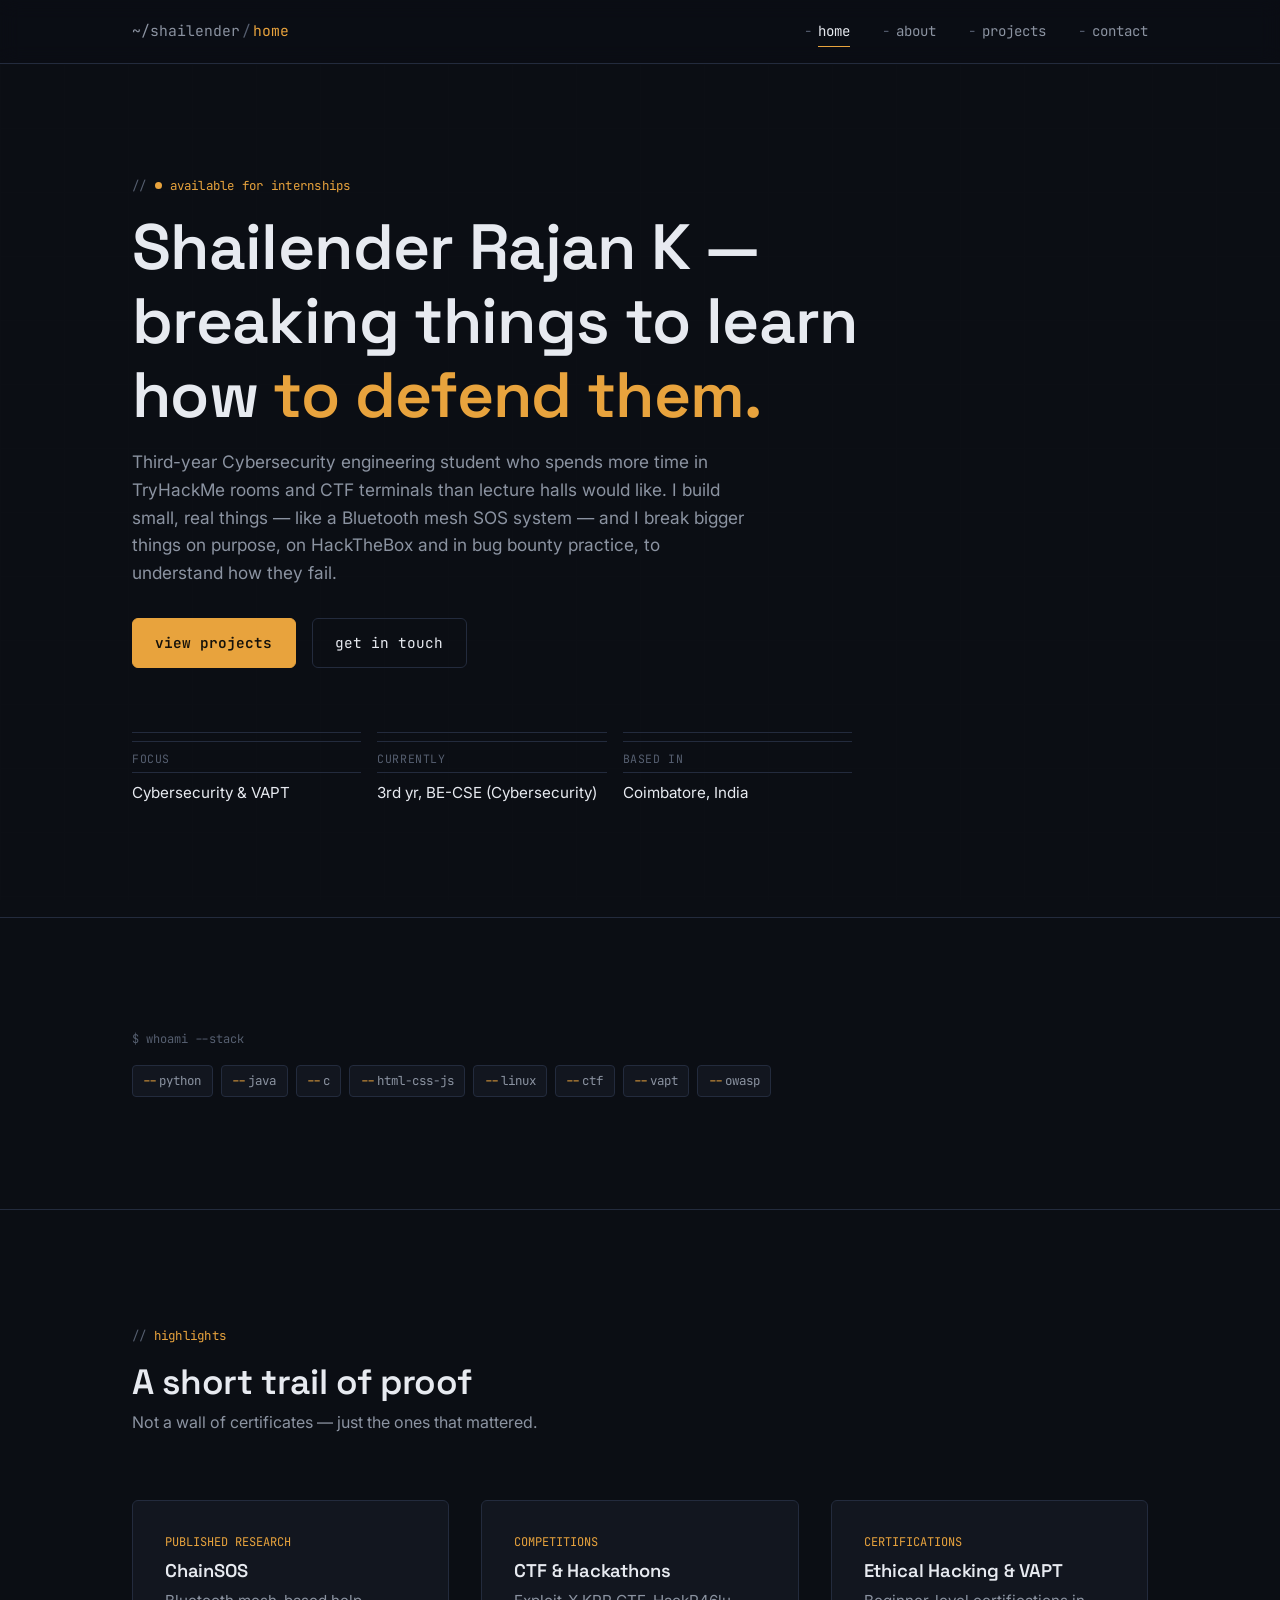
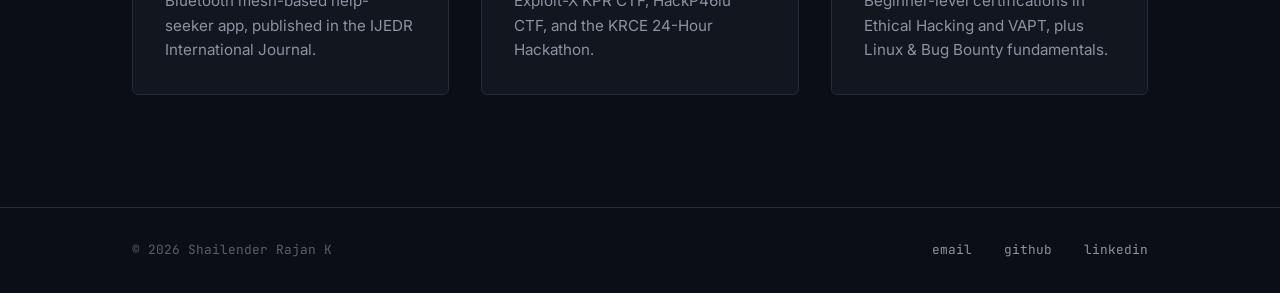
<file: index.html>
<!DOCTYPE html>
<html lang="en">
<head>
<meta charset="UTF-8">
<meta name="viewport" content="width=device-width, initial-scale=1.0">
<title>Shailender Rajan K — Cybersecurity Enthusiast</title>
<meta name="description" content="Portfolio of Shailender Rajan K, a cybersecurity student specializing in CTFs, ethical hacking, and secure application development.">

<!-- Fonts -->
<link rel="preconnect" href="https://fonts.googleapis.com">
<link rel="preconnect" href="https://fonts.gstatic.com" crossorigin>
<link href="https://fonts.googleapis.com/css2?family=Space+Grotesk:wght@500;600;700&family=Inter:wght@400;500;600&family=JetBrains+Mono:wght@400;500&display=swap" rel="stylesheet">

<link rel="stylesheet" href="style.css">
</head>
<body>

<!-- ============================================================
     NAVIGATION — edit nav links here if you add/rename pages.
     The "segment-current" span shows which page you're on.
     ============================================================ -->
<header class="site-nav">
  <div class="nav-inner">
    <div class="nav-path">
      <span>~/shailender</span><span class="sep">/</span><span class="segment-current">home</span>
    </div>
    <button class="nav-toggle" aria-label="Toggle menu" aria-expanded="false">=</button>
    <nav class="nav-links">
      <a href="index.html" aria-current="page">home</a>
      <a href="about.html">about</a>
      <a href="projects.html">projects</a>
      <a href="contact.html">contact</a>
    </nav>
  </div>
</header>

<main>

  <!-- ============================================================
       HERO — EDIT YOUR NAME / TITLE / PITCH HERE
       ============================================================ -->
  <section class="hero">
    <div class="wrap">
      <span class="eyebrow"><span class="status-dot"></span>available for internships</span>

      <h1 class="reveal">
        Shailender Rajan K —<br>
        breaking things to learn how <span class="accent-word">to defend them.</span>
      </h1>

      <p class="lede reveal">
        Third-year Cybersecurity engineering student who spends more time in TryHackMe
        rooms and CTF terminals than lecture halls would like. I build small, real things —
        like a Bluetooth mesh SOS system — and I break bigger things on purpose, on
        HackTheBox and in bug bounty practice, to understand how they fail.
      </p>

      <div class="btn-row reveal">
        <a href="projects.html" class="btn btn-primary">view projects</a>
        <a href="contact.html" class="btn btn-ghost">get in touch</a>
      </div>

      <div class="hero-meta reveal-group">
        <div class="reveal">
          <div class="label">Focus</div>
          <div class="value">Cybersecurity &amp; VAPT</div>
        </div>
        <div class="reveal">
          <div class="label">Currently</div>
          <div class="value">3rd yr, BE-CSE (Cybersecurity)</div>
        </div>
        <div class="reveal">
          <div class="label">Based in</div>
          <div class="value">Coimbatore, India</div>
        </div>
      </div>
    </div>
  </section>

  <!-- ============================================================
       SKILLS STRIP — EDIT YOUR STACK / TOOLS HERE
       Each tag is one skill. Add or remove <span class="tag"> lines.
       ============================================================ -->
  <section>
    <div class="wrap">
      <span class="divider-label reveal">$ whoami --stack</span>
      <div class="tag-row reveal-group">
        <span class="tag reveal">python</span>
        <span class="tag reveal">java</span>
        <span class="tag reveal">c</span>
        <span class="tag reveal">html-css-js</span>
        <span class="tag reveal">linux</span>
        <span class="tag reveal">ctf</span>
        <span class="tag reveal">vapt</span>
        <span class="tag reveal">owasp</span>
      </div>
    </div>
  </section>

  <!-- ============================================================
       QUICK HIGHLIGHTS — pulled from certifications/competitions.
       EDIT: swap these three cards for your top achievements.
       ============================================================ -->
  <section>
    <div class="wrap">
      <div class="section-head reveal">
        <span class="eyebrow">highlights</span>
        <h2>A short trail of proof</h2>
        <p>Not a wall of certificates — just the ones that mattered.</p>
      </div>

      <div class="grid-3 reveal-group">
        <div class="card reveal">
          <div class="card-meta">PUBLISHED RESEARCH</div>
          <h3>ChainSOS</h3>
          <p>Bluetooth mesh-based help-seeker app, published in the IJEDR International Journal.</p>
        </div>
        <div class="card reveal">
          <div class="card-meta">COMPETITIONS</div>
          <h3>CTF &amp; Hackathons</h3>
          <p>Exploit-X KPR CTF, HackP46lu CTF, and the KRCE 24-Hour Hackathon.</p>
        </div>
        <div class="card reveal">
          <div class="card-meta">CERTIFICATIONS</div>
          <h3>Ethical Hacking &amp; VAPT</h3>
          <p>Beginner-level certifications in Ethical Hacking and VAPT, plus Linux &amp; Bug Bounty fundamentals.</p>
        </div>
      </div>
    </div>
  </section>

</main>

<!-- ============================================================
     FOOTER — EDIT YOUR LINKS HERE (same on every page)
     ============================================================ -->
<footer class="site-footer">
  <div class="footer-inner">
    <span>&copy; <span id="year"></span> Shailender Rajan K</span>
    <div class="footer-links">
      <a href="mailto:shailenderrajank@gmail.com">email</a>
      <a href="https://github.com/iamshailenderr" target="_blank" rel="noopener">github</a>
      <a href="https://www.linkedin.com/in/shailender-rajan-kadhir-b52030244" target="_blank" rel="noopener">linkedin</a>
    </div>
  </div>
</footer>

<script src="script.js"></script>
<script>document.getElementById("year").textContent = new Date().getFullYear();</script>
</body>
</html>
</file>
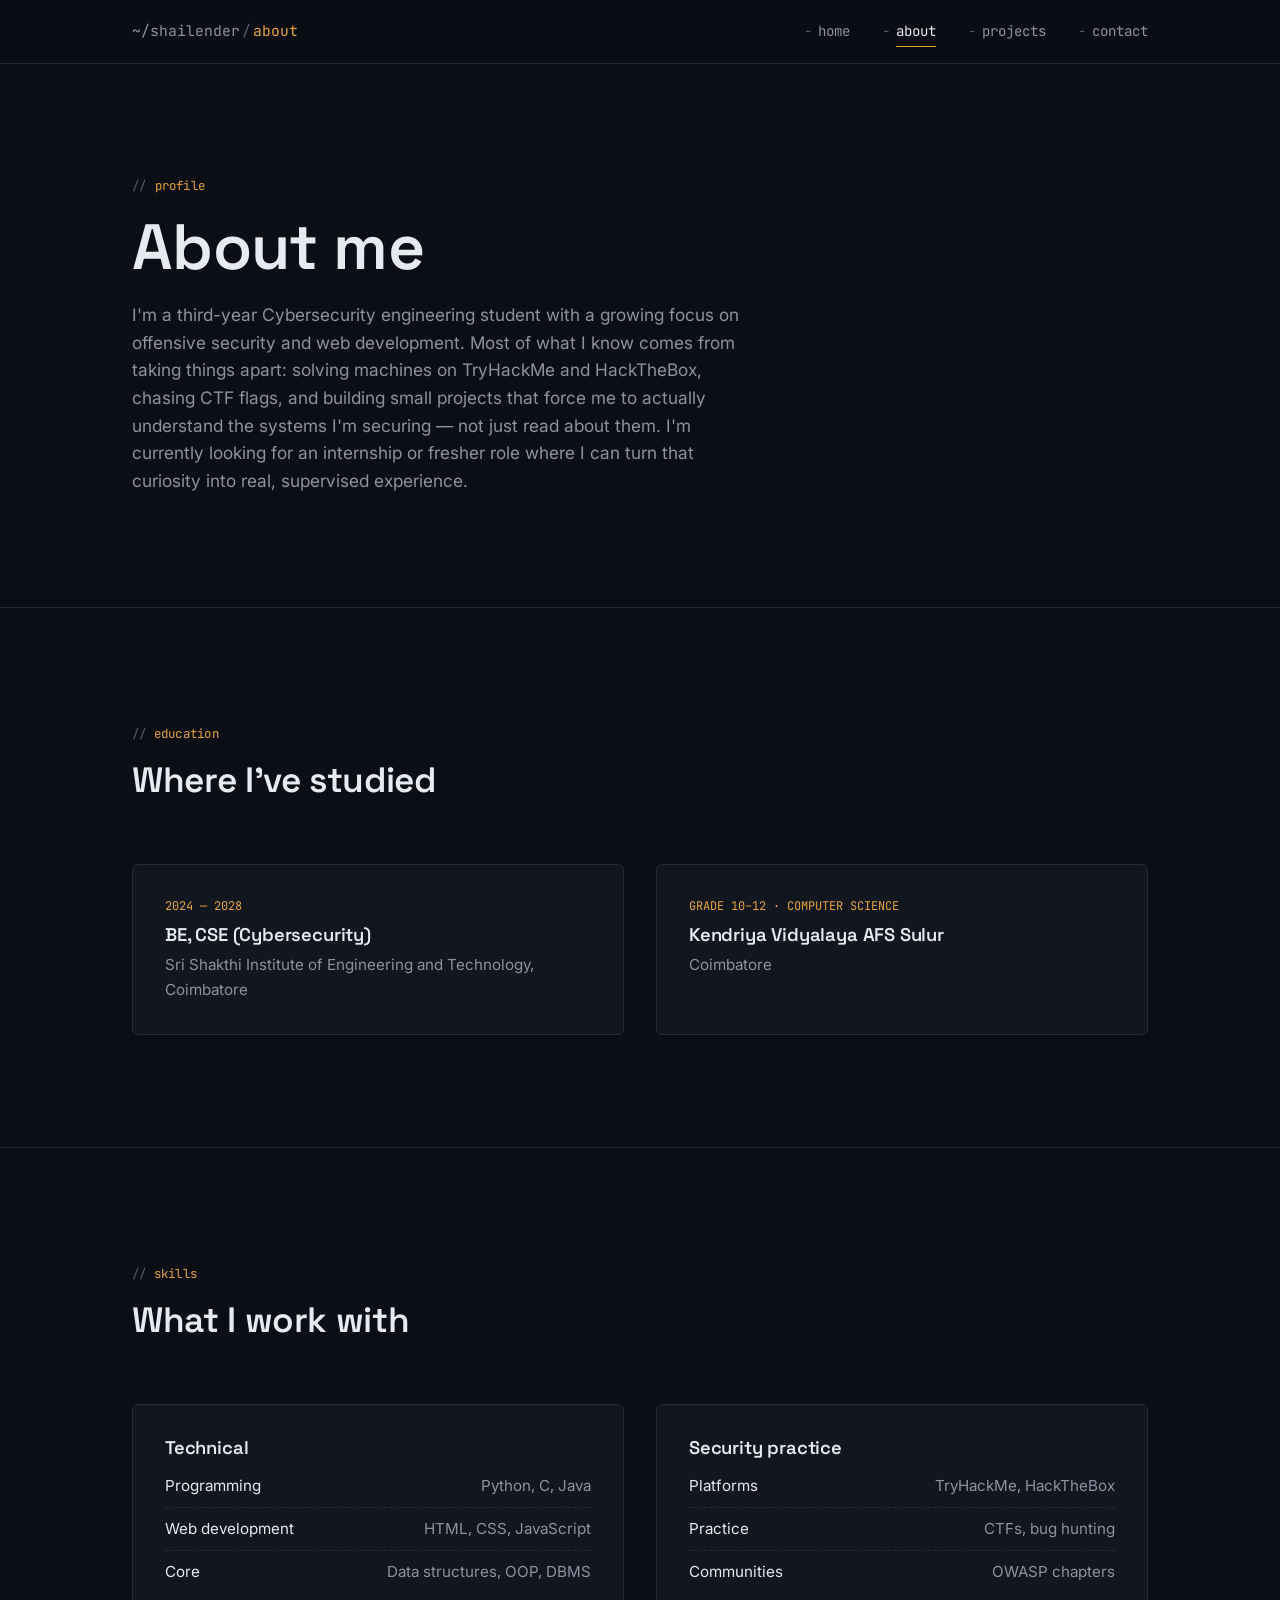
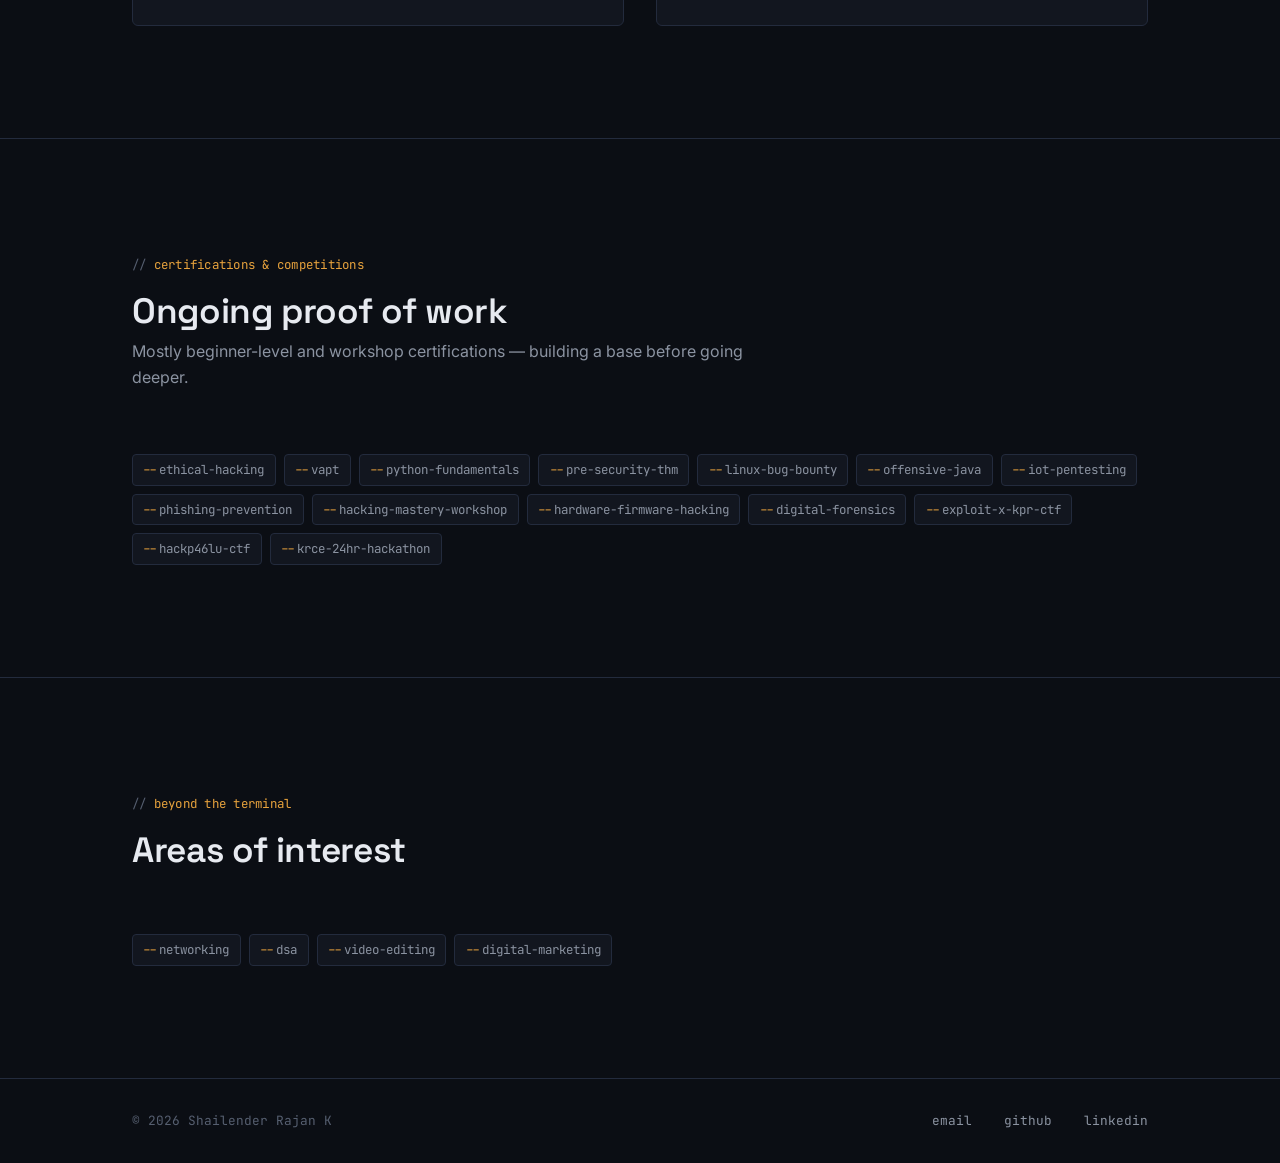
<file: about.html>
<!DOCTYPE html>
<html lang="en">
<head>
<meta charset="UTF-8">
<meta name="viewport" content="width=device-width, initial-scale=1.0">
<title>About — Shailender Rajan K</title>
<meta name="description" content="About Shailender Rajan K: education, skills, and areas of interest in cybersecurity.">

<link rel="preconnect" href="https://fonts.googleapis.com">
<link rel="preconnect" href="https://fonts.gstatic.com" crossorigin>
<link href="https://fonts.googleapis.com/css2?family=Space+Grotesk:wght@500;600;700&family=Inter:wght@400;500;600&family=JetBrains+Mono:wght@400;500&display=swap" rel="stylesheet">

<link rel="stylesheet" href="style.css">
</head>
<body>

<header class="site-nav">
  <div class="nav-inner">
    <div class="nav-path">
      <span>~/shailender</span><span class="sep">/</span><span class="segment-current">about</span>
    </div>
    <button class="nav-toggle" aria-label="Toggle menu" aria-expanded="false">=</button>
    <nav class="nav-links">
      <a href="index.html">home</a>
      <a href="about.html" aria-current="page">about</a>
      <a href="projects.html">projects</a>
      <a href="contact.html">contact</a>
    </nav>
  </div>
</header>

<main>

  <!-- ============================================================
       PROFILE — EDIT YOUR BIO PARAGRAPH HERE
       ============================================================ -->
  <section class="hero">
    <div class="wrap">
      <span class="eyebrow">profile</span>
      <h1 class="reveal">About me</h1>
      <p class="lede reveal">
        I'm a third-year Cybersecurity engineering student with a growing focus on
        offensive security and web development. Most of what I know comes from taking
        things apart: solving machines on TryHackMe and HackTheBox, chasing CTF flags,
        and building small projects that force me to actually understand the systems
        I'm securing — not just read about them. I'm currently looking for an internship
        or fresher role where I can turn that curiosity into real, supervised experience.
      </p>
    </div>
  </section>

  <!-- ============================================================
       EDUCATION — EDIT DATES / INSTITUTIONS HERE
       ============================================================ -->
  <section>
    <div class="wrap">
      <div class="section-head reveal">
        <span class="eyebrow">education</span>
        <h2>Where I've studied</h2>
      </div>

      <div class="grid-2 reveal-group">
        <div class="card reveal">
          <div class="card-meta">2024 — 2028</div>
          <h3>BE, CSE (Cybersecurity)</h3>
          <p>Sri Shakthi Institute of Engineering and Technology, Coimbatore</p>
        </div>
        <div class="card reveal">
          <div class="card-meta">GRADE 10–12 · COMPUTER SCIENCE</div>
          <h3>Kendriya Vidyalaya AFS Sulur</h3>
          <p>Coimbatore</p>
        </div>
      </div>
    </div>
  </section>

  <!-- ============================================================
       SKILLS — EDIT: add/remove list items as your skills grow
       ============================================================ -->
  <section>
    <div class="wrap">
      <div class="section-head reveal">
        <span class="eyebrow">skills</span>
        <h2>What I work with</h2>
      </div>

      <div class="grid-2 reveal-group">
        <div class="card reveal">
          <h3>Technical</h3>
          <ul class="list-plain">
            <li><span>Programming</span><span>Python, C, Java</span></li>
            <li><span>Web development</span><span>HTML, CSS, JavaScript</span></li>
            <li><span>Core</span><span>Data structures, OOP, DBMS</span></li>
          </ul>
        </div>
        <div class="card reveal">
          <h3>Security practice</h3>
          <ul class="list-plain">
            <li><span>Platforms</span><span>TryHackMe, HackTheBox</span></li>
            <li><span>Practice</span><span>CTFs, bug hunting</span></li>
            <li><span>Communities</span><span>OWASP chapters</span></li>
          </ul>
        </div>
      </div>
    </div>
  </section>

  <!-- ============================================================
       CERTIFICATIONS — EDIT: this list will grow fastest, keep it updated
       ============================================================ -->
  <section>
    <div class="wrap">
      <div class="section-head reveal">
        <span class="eyebrow">certifications &amp; competitions</span>
        <h2>Ongoing proof of work</h2>
        <p>Mostly beginner-level and workshop certifications — building a base before going deeper.</p>
      </div>

      <div class="tag-row reveal-group">
        <span class="tag reveal">ethical-hacking</span>
        <span class="tag reveal">vapt</span>
        <span class="tag reveal">python-fundamentals</span>
        <span class="tag reveal">pre-security-thm</span>
        <span class="tag reveal">linux-bug-bounty</span>
        <span class="tag reveal">offensive-java</span>
        <span class="tag reveal">iot-pentesting</span>
        <span class="tag reveal">phishing-prevention</span>
        <span class="tag reveal">hacking-mastery-workshop</span>
        <span class="tag reveal">hardware-firmware-hacking</span>
        <span class="tag reveal">digital-forensics</span>
        <span class="tag reveal">exploit-x-kpr-ctf</span>
        <span class="tag reveal">hackp46lu-ctf</span>
        <span class="tag reveal">krce-24hr-hackathon</span>
      </div>
    </div>
  </section>

  <!-- ============================================================
       INTERESTS — EDIT if your interests shift
       ============================================================ -->
  <section>
    <div class="wrap">
      <div class="section-head reveal">
        <span class="eyebrow">beyond the terminal</span>
        <h2>Areas of interest</h2>
      </div>
      <div class="tag-row reveal-group">
        <span class="tag reveal">networking</span>
        <span class="tag reveal">dsa</span>
        <span class="tag reveal">video-editing</span>
        <span class="tag reveal">digital-marketing</span>
      </div>
    </div>
  </section>

</main>

<footer class="site-footer">
  <div class="footer-inner">
    <span>&copy; <span id="year"></span> Shailender Rajan K</span>
    <div class="footer-links">
      <a href="mailto:shailenderrajank@gmail.com">email</a>
      <a href="https://github.com/iamshailenderr" target="_blank" rel="noopener">github</a>
      <a href="https://www.linkedin.com/in/shailender-rajan-kadhir-b52030244" target="_blank" rel="noopener">linkedin</a>
    </div>
  </div>
</footer>

<script src="script.js"></script>
<script>document.getElementById("year").textContent = new Date().getFullYear();</script>
</body>
</html>
</file>
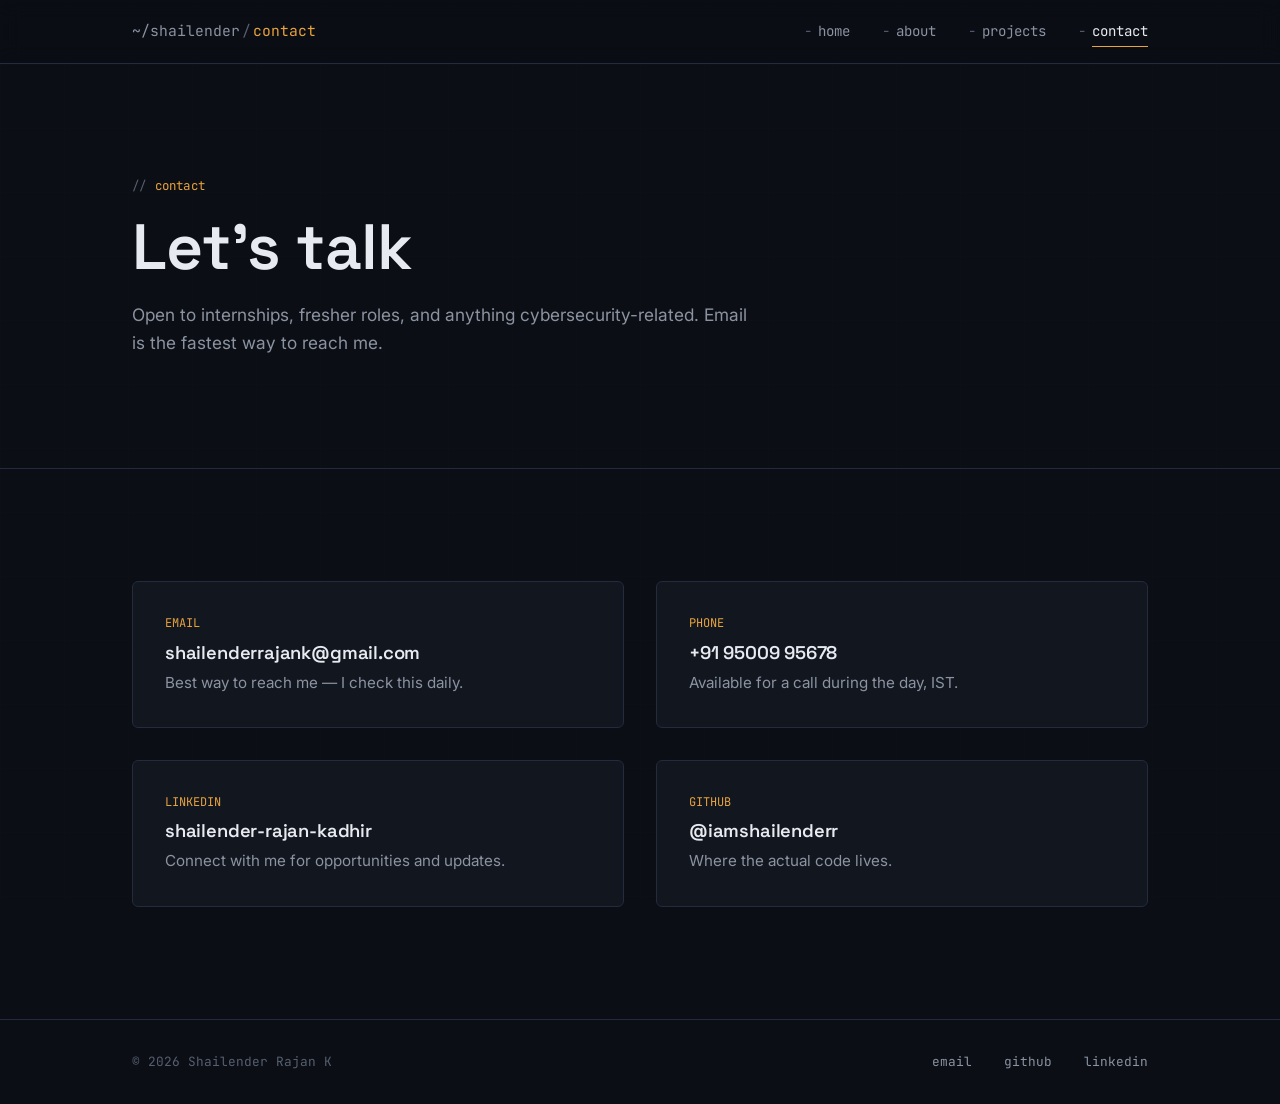
<file: contact.html>
<!DOCTYPE html>
<html lang="en">
<head>
<meta charset="UTF-8">
<meta name="viewport" content="width=device-width, initial-scale=1.0">
<title>Contact — Shailender Rajan K</title>
<meta name="description" content="Get in touch with Shailender Rajan K.">

<link rel="preconnect" href="https://fonts.googleapis.com">
<link rel="preconnect" href="https://fonts.gstatic.com" crossorigin>
<link href="https://fonts.googleapis.com/css2?family=Space+Grotesk:wght@500;600;700&family=Inter:wght@400;500;600&family=JetBrains+Mono:wght@400;500&display=swap" rel="stylesheet">

<link rel="stylesheet" href="style.css">
</head>
<body>

<header class="site-nav">
  <div class="nav-inner">
    <div class="nav-path">
      <span>~/shailender</span><span class="sep">/</span><span class="segment-current">contact</span>
    </div>
    <button class="nav-toggle" aria-label="Toggle menu" aria-expanded="false">=</button>
    <nav class="nav-links">
      <a href="index.html">home</a>
      <a href="about.html">about</a>
      <a href="projects.html">projects</a>
      <a href="contact.html" aria-current="page">contact</a>
    </nav>
  </div>
</header>

<main>

  <section class="hero">
    <div class="wrap">
      <span class="eyebrow">contact</span>
      <h1 class="reveal">Let's talk</h1>
      <p class="lede reveal">
        Open to internships, fresher roles, and anything cybersecurity-related.
        Email is the fastest way to reach me.
      </p>
    </div>
  </section>

  <!-- ============================================================
       CONTACT DETAILS — EDIT YOUR PHONE / EMAIL / LINKS HERE
       ============================================================ -->
  <section>
    <div class="wrap">
      <div class="grid-2 reveal-group">
        <a class="card reveal" href="mailto:shailenderrajank@gmail.com">
          <div class="card-meta">EMAIL</div>
          <h3>shailenderrajank@gmail.com</h3>
          <p>Best way to reach me — I check this daily.</p>
        </a>

        <a class="card reveal" href="tel:+919500995678">
          <div class="card-meta">PHONE</div>
          <h3>+91 95009 95678</h3>
          <p>Available for a call during the day, IST.</p>
        </a>

        <a class="card reveal" href="https://www.linkedin.com/in/shailender-rajan-kadhir-b52030244" target="_blank" rel="noopener">
          <div class="card-meta">LINKEDIN</div>
          <h3>shailender-rajan-kadhir</h3>
          <p>Connect with me for opportunities and updates.</p>
        </a>

        <a class="card reveal" href="https://github.com/iamshailenderr" target="_blank" rel="noopener">
          <div class="card-meta">GITHUB</div>
          <h3>@iamshailenderr</h3>
          <p>Where the actual code lives.</p>
        </a>
      </div>
    </div>
  </section>

</main>

<footer class="site-footer">
  <div class="footer-inner">
    <span>&copy; <span id="year"></span> Shailender Rajan K</span>
    <div class="footer-links">
      <a href="mailto:shailenderrajank@gmail.com">email</a>
      <a href="https://github.com/iamshailenderr" target="_blank" rel="noopener">github</a>
      <a href="https://www.linkedin.com/in/shailender-rajan-kadhir-b52030244" target="_blank" rel="noopener">linkedin</a>
    </div>
  </div>
</footer>

<script src="script.js"></script>
<script>document.getElementById("year").textContent = new Date().getFullYear();</script>
</body>
</html>
</file>
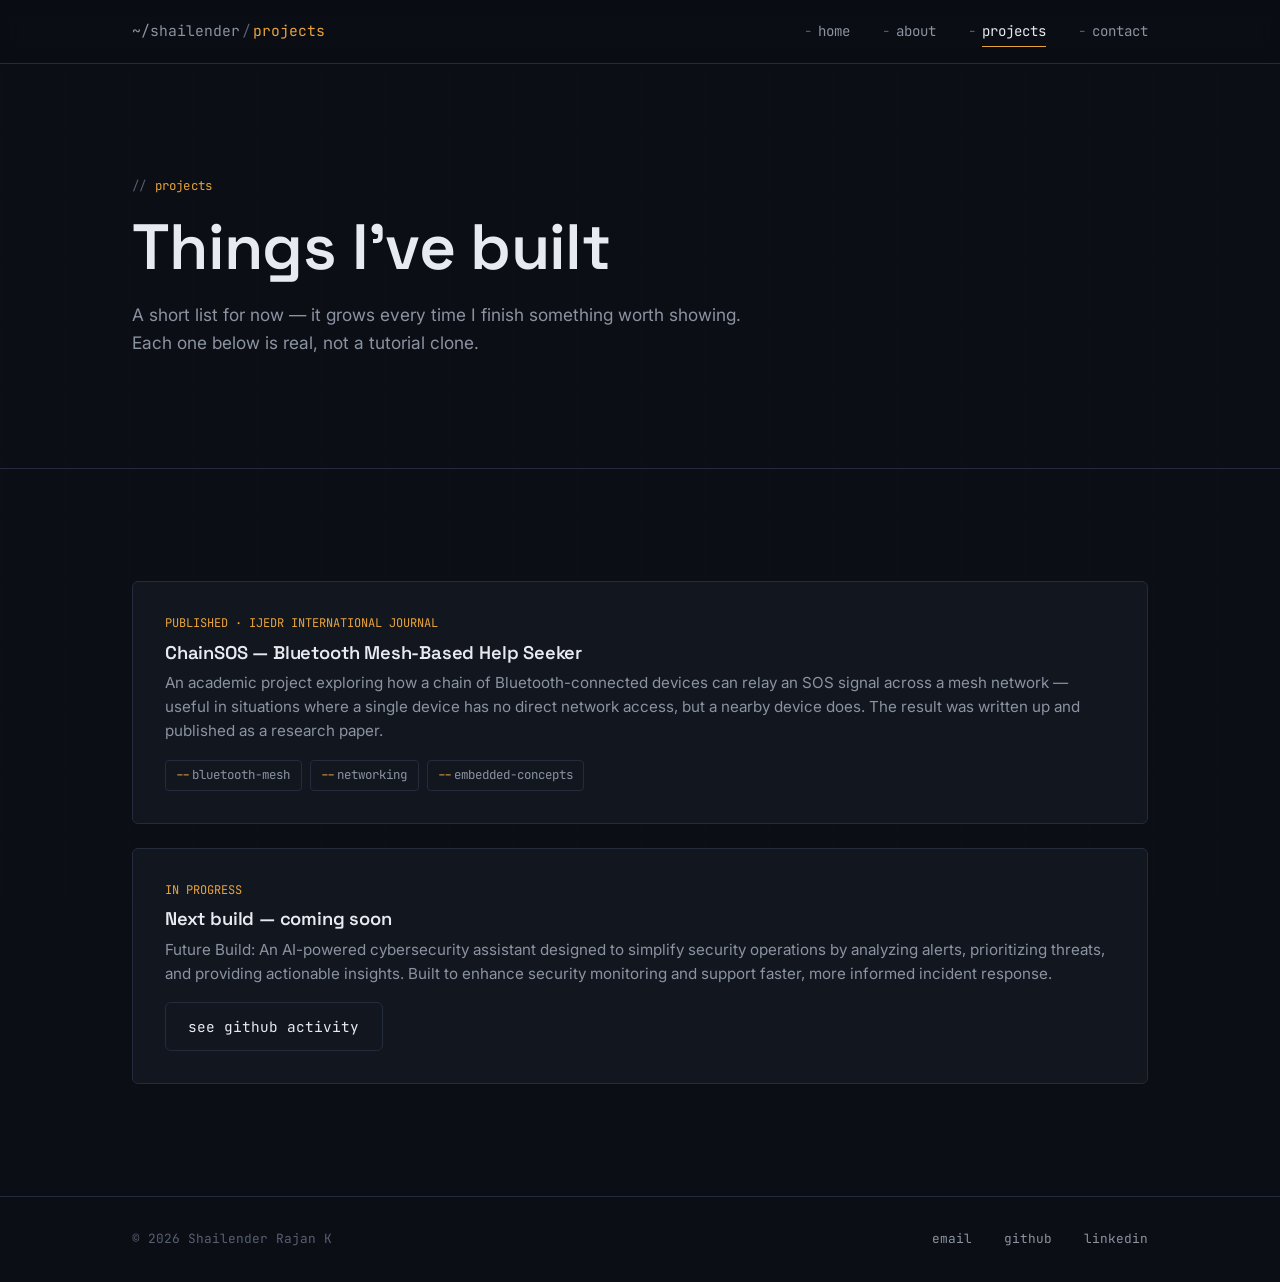
<file: projects.html>
<!DOCTYPE html>
<html lang="en">
<head>
<meta charset="UTF-8">
<meta name="viewport" content="width=device-width, initial-scale=1.0">
<title>Projects — Shailender Rajan K</title>
<meta name="description" content="Projects by Shailender Rajan K, including ChainSOS, a Bluetooth mesh-based help-seeker application.">

<link rel="preconnect" href="https://fonts.googleapis.com">
<link rel="preconnect" href="https://fonts.gstatic.com" crossorigin>
<link href="https://fonts.googleapis.com/css2?family=Space+Grotesk:wght@500;600;700&family=Inter:wght@400;500;600&family=JetBrains+Mono:wght@400;500&display=swap" rel="stylesheet">

<link rel="stylesheet" href="style.css">
</head>
<body>

<header class="site-nav">
  <div class="nav-inner">
    <div class="nav-path">
      <span>~/shailender</span><span class="sep">/</span><span class="segment-current">projects</span>
    </div>
    <button class="nav-toggle" aria-label="Toggle menu" aria-expanded="false">=</button>
    <nav class="nav-links">
      <a href="index.html">home</a>
      <a href="about.html">about</a>
      <a href="projects.html" aria-current="page">projects</a>
      <a href="contact.html">contact</a>
    </nav>
  </div>
</header>

<main>

  <section class="hero">
    <div class="wrap">
      <span class="eyebrow">projects</span>
      <h1 class="reveal">Things I've built</h1>
      <p class="lede reveal">
        A short list for now — it grows every time I finish something worth showing.
        Each one below is real, not a tutorial clone.
      </p>
    </div>
  </section>

  <!-- ============================================================
       PROJECT LIST — EDIT / DUPLICATE THIS BLOCK PER PROJECT
       Copy everything from <div class="card project-card reveal">
       down to its closing </div> to add a new project.
       ============================================================ -->
  <section>
    <div class="wrap">
      <div class="reveal-group" style="display:flex; flex-direction:column; gap:1.5rem;">

        <div class="card project-card reveal">
          <div class="card-meta">PUBLISHED · IJEDR INTERNATIONAL JOURNAL</div>
          <h3>ChainSOS — Bluetooth Mesh-Based Help Seeker</h3>
          <p>
            An academic project exploring how a chain of Bluetooth-connected devices can
            relay an SOS signal across a mesh network — useful in situations where a
            single device has no direct network access, but a nearby device does.
            The result was written up and published as a research paper.
          </p>
          <div class="tag-row" style="margin-top: 1rem;">
            <span class="tag">bluetooth-mesh</span>
            <span class="tag">networking</span>
            <span class="tag">embedded-concepts</span>
          </div>
        </div>

        <!-- Placeholder card — replace with your next project, or delete this block -->
        <div class="card project-card reveal">
          <div class="card-meta">IN PROGRESS</div>
          <h3>Next build — coming soon</h3>
          <p>
            Future Build: An AI-powered cybersecurity assistant designed to simplify security operations by analyzing alerts, prioritizing threats, and providing actionable insights. Built to enhance security monitoring and support faster, more informed incident response.

          </p>
          <div class="btn-row" style="margin-top: 1rem;">
            <a href="https://github.com/iamshailenderr" target="_blank" rel="noopener" class="btn btn-ghost">see github activity</a>
          </div>
        </div>

      </div>
    </div>
  </section>

</main>

<footer class="site-footer">
  <div class="footer-inner">
    <span>&copy; <span id="year"></span> Shailender Rajan K</span>
    <div class="footer-links">
      <a href="mailto:shailenderrajank@gmail.com">email</a>
      <a href="https://github.com/iamshailenderr" target="_blank" rel="noopener">github</a>
      <a href="https://www.linkedin.com/in/shailender-rajan-kadhir-b52030244" target="_blank" rel="noopener">linkedin</a>
    </div>
  </div>
</footer>

<script src="script.js"></script>
<script>document.getElementById("year").textContent = new Date().getFullYear();</script>
</body>
</html>
</file>
<file: style.css>
/* =========================================================
   SHAILENDER RAJAN K — PORTFOLIO STYLESHEET
   =========================================================
   HOW THIS FILE IS ORGANIZED (find things fast):
   1. Design tokens (colors, fonts, spacing) — EDIT COLORS HERE
   2. Reset & base
   3. Layout helpers
   4. Nav / breadcrumb bar
   5. Buttons & tags
   6. Hero
   7. Cards & sections
   8. Footer
   9. Scroll-reveal animation system
   10. Responsive
   ========================================================= */

/* ---------- 1. DESIGN TOKENS ---------- */
:root {
  /* Background layers */
  --bg: #0b0e14;
  --surface: #12161f;
  --surface-2: #1a2130;
  --border: #232b3d;

  /* Text */
  --text: #e7eaf0;
  --text-dim: #8b93a1;
  --text-faint: #565f70;

  /* Accent — signal amber. Used sparingly. */
  --accent: #e8a33d;
  --accent-soft: rgba(232, 163, 61, 0.14);
  --accent-line: rgba(232, 163, 61, 0.35);

  /* Type */
  --font-display: "Space Grotesk", "Segoe UI", sans-serif;
  --font-body: "Inter", "Segoe UI", sans-serif;
  --font-mono: "JetBrains Mono", "Courier New", monospace;

  /* Spacing scale */
  --space-xs: 0.5rem;
  --space-sm: 1rem;
  --space-md: 2rem;
  --space-lg: 4rem;
  --space-xl: 7rem;

  --radius: 6px;
  --max-width: 1080px;
}

/* ---------- 2. RESET & BASE ---------- */
* { margin: 0; padding: 0; box-sizing: border-box; }

html { scroll-behavior: smooth; }

@media (prefers-reduced-motion: reduce) {
  html { scroll-behavior: auto; }
  *, *::before, *::after {
    animation-duration: 0.01ms !important;
    animation-iteration-count: 1 !important;
    transition-duration: 0.01ms !important;
    scroll-behavior: auto !important;
  }
}

body {
  background: var(--bg);
  color: var(--text);
  font-family: var(--font-body);
  font-size: 16px;
  line-height: 1.6;
  -webkit-font-smoothing: antialiased;
  min-height: 100vh;
  display: flex;
  flex-direction: column;
}

/* subtle ambient grid texture on the background, very low opacity */
body::before {
  content: "";
  position: fixed;
  inset: 0;
  z-index: -1;
  background-image:
    linear-gradient(var(--border) 1px, transparent 1px),
    linear-gradient(90deg, var(--border) 1px, transparent 1px);
  background-size: 64px 64px;
  opacity: 0.06;
  pointer-events: none;
}

a { color: inherit; text-decoration: none; }

h1, h2, h3, h4 {
  font-family: var(--font-display);
  font-weight: 600;
  line-height: 1.15;
  letter-spacing: -0.01em;
}

h1 { font-size: clamp(2.4rem, 5vw, 4rem); }
h2 { font-size: clamp(1.6rem, 3vw, 2.2rem); }
h3 { font-size: 1.15rem; }

p { color: var(--text-dim); }

ul { list-style: none; }

img { max-width: 100%; display: block; }

::selection { background: var(--accent-soft); color: var(--accent); }

:focus-visible {
  outline: 2px solid var(--accent);
  outline-offset: 3px;
  border-radius: 3px;
}

/* ---------- 3. LAYOUT HELPERS ---------- */
.wrap {
  max-width: var(--max-width);
  margin: 0 auto;
  padding: 0 var(--space-md);
}

main { flex: 1; }

section {
  padding: var(--space-xl) 0;
  border-bottom: 1px solid var(--border);
}

section:last-of-type { border-bottom: none; }

.eyebrow {
  font-family: var(--font-mono);
  font-size: 0.78rem;
  color: var(--accent);
  letter-spacing: 0.02em;
  display: inline-block;
  margin-bottom: var(--space-sm);
}

.eyebrow::before { content: "// "; color: var(--text-faint); }

.section-head {
  margin-bottom: var(--space-lg);
  max-width: 640px;
}

.section-head p { margin-top: var(--space-xs); }

/* ---------- 4. NAV / BREADCRUMB BAR ---------- */
/* Signature element: a command-path style breadcrumb instead of a generic navbar.
   It reads like a terminal working directory: ~/shailender/<page> */
header.site-nav {
  position: sticky;
  top: 0;
  z-index: 50;
  background: rgba(11, 14, 20, 0.85);
  backdrop-filter: blur(10px);
  border-bottom: 1px solid var(--border);
}

.nav-inner {
  max-width: var(--max-width);
  margin: 0 auto;
  padding: var(--space-sm) var(--space-md);
  display: flex;
  align-items: center;
  justify-content: space-between;
}

.nav-path {
  font-family: var(--font-mono);
  font-size: 0.92rem;
  color: var(--text-dim);
  white-space: nowrap;
}

.nav-path .segment-current { color: var(--accent); }
.nav-path .sep { color: var(--text-faint); margin: 0 2px; }

.nav-links {
  display: flex;
  gap: var(--space-md);
  font-family: var(--font-mono);
  font-size: 0.88rem;
}

.nav-links a {
  color: var(--text-dim);
  position: relative;
  padding: 4px 0;
  transition: color 0.2s ease;
}

.nav-links a::before { content: "-"; color: var(--text-faint); margin-right: 6px; }

.nav-links a:hover,
.nav-links a[aria-current="page"] {
  color: var(--text);
}

.nav-links a[aria-current="page"]::after {
  content: "";
  position: absolute;
  left: 14px;
  right: 0;
  bottom: 0;
  height: 1px;
  background: var(--accent);
}

.nav-toggle {
  display: none;
  background: none;
  border: 1px solid var(--border);
  color: var(--text);
  border-radius: var(--radius);
  width: 36px;
  height: 36px;
  font-family: var(--font-mono);
  cursor: pointer;
}

/* ---------- 5. BUTTONS & TAGS ---------- */
.btn {
  display: inline-flex;
  align-items: center;
  gap: 8px;
  font-family: var(--font-mono);
  font-size: 0.9rem;
  padding: 0.75rem 1.4rem;
  border-radius: var(--radius);
  border: 1px solid var(--border);
  transition: border-color 0.2s ease, transform 0.2s ease, background 0.2s ease;
  cursor: pointer;
}

.btn-primary {
  background: var(--accent);
  color: #14110a;
  border-color: var(--accent);
  font-weight: 600;
}

.btn-primary:hover { transform: translateY(-2px); box-shadow: 0 8px 24px -8px var(--accent-line); }

.btn-ghost { color: var(--text); }
.btn-ghost:hover { border-color: var(--accent-line); color: var(--accent); transform: translateY(-2px); }

.btn-row { display: flex; gap: var(--space-sm); flex-wrap: wrap; margin-top: var(--space-md); }

/* flag-style tags — echoes CLI flags, used for skills/stack */
.tag {
  font-family: var(--font-mono);
  font-size: 0.78rem;
  color: var(--text-dim);
  background: var(--surface);
  border: 1px solid var(--border);
  padding: 0.3rem 0.65rem;
  border-radius: 4px;
  display: inline-flex;
  align-items: center;
}

.tag::before { content: "--"; color: var(--accent); margin-right: 2px; }

.tag-row { display: flex; flex-wrap: wrap; gap: 0.5rem; }

/* ---------- 6. HERO ---------- */
.hero {
  padding-top: var(--space-xl);
  padding-bottom: var(--space-xl);
}

.hero .eyebrow { display: flex; align-items: center; gap: 8px; }

.status-dot {
  width: 7px; height: 7px; border-radius: 50%;
  background: var(--accent);
  box-shadow: 0 0 0 0 var(--accent-line);
  animation: pulse 2.4s infinite;
}

@keyframes pulse {
  0% { box-shadow: 0 0 0 0 var(--accent-line); }
  70% { box-shadow: 0 0 0 8px rgba(232,163,61,0); }
  100% { box-shadow: 0 0 0 0 rgba(232,163,61,0); }
}

.hero h1 { max-width: 780px; }
.hero h1 .accent-word { color: var(--accent); }

.hero .lede {
  margin-top: var(--space-sm);
  max-width: 620px;
  font-size: 1.08rem;
}

.hero-meta {
  margin-top: var(--space-lg);
  display: grid;
  grid-template-columns: repeat(3, 1fr);
  gap: var(--space-sm);
  max-width: 720px;
}

.hero-meta div {
  border-top: 1px solid var(--border);
  padding-top: var(--space-xs);
}

.hero-meta .label {
  font-family: var(--font-mono);
  font-size: 0.72rem;
  color: var(--text-faint);
  text-transform: uppercase;
  letter-spacing: 0.05em;
}

.hero-meta .value { color: var(--text); font-size: 0.95rem; margin-top: 4px; }

/* ---------- 7. CARDS & SECTIONS ---------- */
.card {
  background: var(--surface);
  border: 1px solid var(--border);
  border-radius: var(--radius);
  padding: var(--space-md);
  transition: border-color 0.25s ease, transform 0.25s ease;
}

.card:hover { border-color: var(--accent-line); transform: translateY(-3px); }

a.card { display: block; }

.grid-2 { display: grid; grid-template-columns: 1fr 1fr; gap: var(--space-md); }
.grid-3 { display: grid; grid-template-columns: repeat(3, 1fr); gap: var(--space-md); }

.card h3 { margin-bottom: 0.4rem; }
.card .card-meta {
  font-family: var(--font-mono);
  font-size: 0.75rem;
  color: var(--accent);
  margin-bottom: var(--space-xs);
}

.card p { margin-top: 0.5rem; font-size: 0.95rem; }

.divider-label {
  font-family: var(--font-mono);
  font-size: 0.75rem;
  color: var(--text-faint);
  margin-bottom: var(--space-sm);
  display: block;
}

.list-plain li {
  padding: 0.55rem 0;
  border-bottom: 1px dashed var(--border);
  color: var(--text-dim);
  font-size: 0.95rem;
  display: flex;
  justify-content: space-between;
  gap: 1rem;
}

.list-plain li:last-child { border-bottom: none; }
.list-plain li span:first-child { color: var(--text); }

/* ---------- 8. FOOTER ---------- */
footer.site-footer {
  border-top: 1px solid var(--border);
  padding: var(--space-md) 0;
}

.footer-inner {
  max-width: var(--max-width);
  margin: 0 auto;
  padding: 0 var(--space-md);
  display: flex;
  justify-content: space-between;
  align-items: center;
  flex-wrap: wrap;
  gap: var(--space-sm);
  font-family: var(--font-mono);
  font-size: 0.8rem;
  color: var(--text-faint);
}

.footer-inner a { color: var(--text-dim); transition: color 0.2s ease; }
.footer-inner a:hover { color: var(--accent); }

.footer-links { display: flex; gap: var(--space-md); }

/* ---------- 9. SCROLL-REVEAL ---------- */
.reveal {
  opacity: 0;
  transform: translateY(18px);
  transition: opacity 0.6s ease, transform 0.6s ease;
}

.reveal.is-visible {
  opacity: 1;
  transform: translateY(0);
}

/* stagger children of a revealed group */
.reveal-group .reveal:nth-child(1) { transition-delay: 0.02s; }
.reveal-group .reveal:nth-child(2) { transition-delay: 0.08s; }
.reveal-group .reveal:nth-child(3) { transition-delay: 0.14s; }
.reveal-group .reveal:nth-child(4) { transition-delay: 0.2s; }
.reveal-group .reveal:nth-child(5) { transition-delay: 0.26s; }
.reveal-group .reveal:nth-child(6) { transition-delay: 0.32s; }

/* ---------- 10. RESPONSIVE ---------- */
@media (max-width: 760px) {
  .grid-2, .grid-3 { grid-template-columns: 1fr; }
  .hero-meta { grid-template-columns: 1fr; }

  .nav-links {
    position: absolute;
    top: 100%;
    left: 0;
    right: 0;
    background: var(--bg);
    border-bottom: 1px solid var(--border);
    flex-direction: column;
    padding: var(--space-sm) var(--space-md);
    gap: var(--space-sm);
    display: none;
  }

  .nav-links.open { display: flex; }

  .nav-toggle { display: block; }

  .nav-path { font-size: 0.8rem; }
}
</file>
